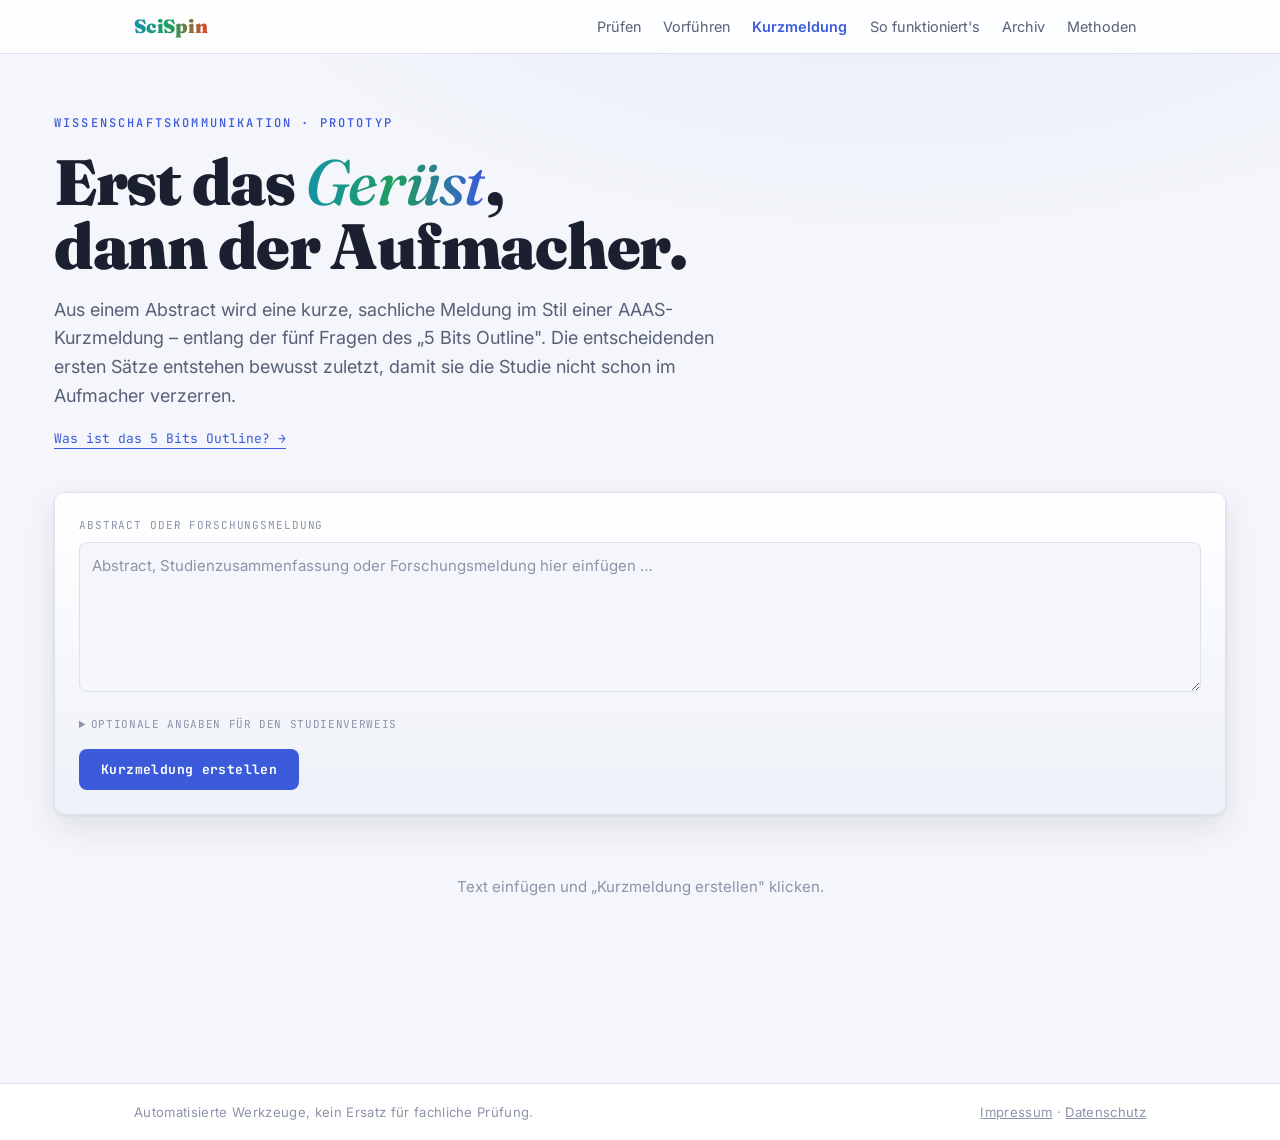
<file: brief/index.html>
<!DOCTYPE html>
<html lang="de">
<head>
  <meta charset="utf-8">
  <meta name="viewport" content="width=device-width, initial-scale=1">
  <title>Kurzmeldung – AAAS-Stil nach dem 5 Bits Outline</title>
  <link rel="stylesheet" href="../assets/scispin.css">
  <link rel="stylesheet" href="style.css">
</head>
<body>
  <div class="tip" id="tip"></div>

  <header class="hero">
    <div class="wrap">
      <p class="eyebrow">Wissenschaftskommunikation · Prototyp</p>
      <h1>Erst das <span class="turn">Gerüst</span>,<br>dann der Aufmacher.</h1>
      <p class="lede">
        Aus einem Abstract wird eine kurze, sachliche Meldung im Stil einer
        AAAS-Kurzmeldung – entlang der fünf Fragen des „5 Bits Outline". Die
        entscheidenden ersten Sätze entstehen bewusst zuletzt, damit sie die
        Studie nicht schon im Aufmacher verzerren.
      </p>
      <a class="more-link" href="ueber.php">Was ist das 5 Bits Outline? →</a>
    </div>
  </header>

  <main class="wrap">
    <section class="input-zone">
      <label class="field-label" for="eingabe">Abstract oder Forschungsmeldung</label>
      <textarea id="eingabe" placeholder="Abstract, Studienzusammenfassung oder Forschungsmeldung hier einfügen …"></textarea>

      <details class="meta-details">
        <summary>Optionale Angaben für den Studienverweis</summary>
        <div class="meta-grid">
          <div>
            <label class="field-label" for="m-titel">Titel</label>
            <input type="text" id="m-titel" placeholder="Studientitel">
          </div>
          <div>
            <label class="field-label" for="m-journal">Journal</label>
            <input type="text" id="m-journal" placeholder="z. B. Acta Sociologica">
          </div>
          <div>
            <label class="field-label" for="m-doi">DOI</label>
            <input type="text" id="m-doi" placeholder="10.xxxx/…">
          </div>
        </div>
      </details>

      <div style="margin-top:16px">
        <button class="btn" id="start">Kurzmeldung erstellen</button>
      </div>
    </section>

    <section class="output" id="output">
      <p class="placeholder">Text einfügen und „Kurzmeldung erstellen" klicken.</p>
    </section>
  </main>

  <script src="app.js"></script>
  <script>window.SCISPIN = { root: '../', active: 'brief' };</script>
  <script src="../assets/chrome.js"></script>
</body>
</html>
</file>
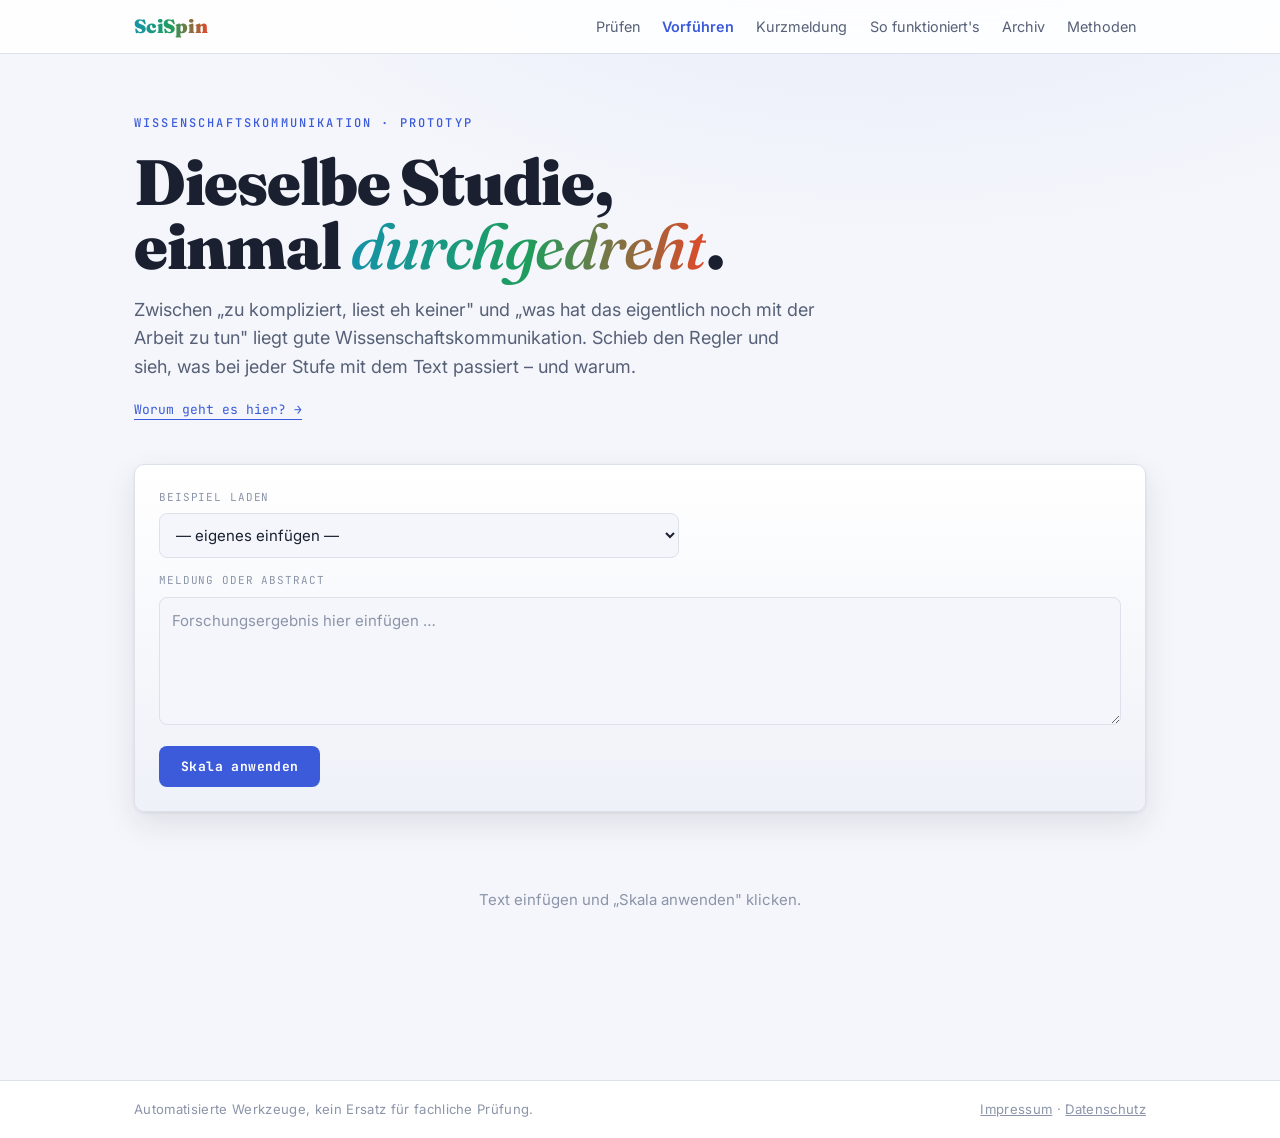
<file: spin/index.html>
<!DOCTYPE html>
<html lang="de">
<head>
  <meta charset="utf-8">
  <meta name="viewport" content="width=device-width, initial-scale=1">
  <title>SciSpin-O-Mat – Wie Framing Wissenschaft verzerrt</title>
  <link rel="stylesheet" href="../assets/scispin.css">
  <link rel="stylesheet" href="style.css">
</head>
<body>
  <div class="tip" id="tip"></div>

  <header class="hero">
    <div class="wrap">
      <p class="eyebrow">Wissenschaftskommunikation · Prototyp</p>
      <h1>Dieselbe Studie,<br>einmal <span class="turn">durchgedreht</span>.</h1>
      <p class="lede">
        Zwischen „zu kompliziert, liest eh keiner" und „was hat das eigentlich noch mit der
        Arbeit zu tun" liegt gute Wissenschaftskommunikation. Schieb den Regler und sieh,
        was bei jeder Stufe mit dem Text passiert – und warum.
      </p>
      <a class="more-link" href="ueber.php">Worum geht es hier? →</a>
    </div>
  </header>

  <main class="wrap">
    <section class="input-zone">
      <div class="controls">
        <div>
          <label class="field-label" for="beispiel">Beispiel laden</label>
          <select id="beispiel"><option value="">— eigenes einfügen —</option></select>
        </div>
      </div>
      <label class="field-label" for="eingabe">Meldung oder Abstract</label>
      <textarea id="eingabe" placeholder="Forschungsergebnis hier einfügen …"></textarea>
      <div style="margin-top:14px">
        <button class="btn" id="start">Skala anwenden</button>
      </div>
    </section>

    <section class="slider-wrap" id="slider-wrap" hidden>
      <div class="slider-head">
        <span class="slider-cap cold">← zu komplex</span>
        <span class="slider-cap">Verständlichkeits-Regler</span>
        <span class="slider-cap hot">zu reißerisch →</span>
      </div>
      <div class="rail">
        <div class="rail-track"></div>
        <div class="rail-goal"></div>
        <input type="range" id="slider" min="-3" max="3" step="1" value="0" aria-label="Verständlichkeitsstufe">
      </div>
      <div class="rail-labels" id="rail-labels">
        <span data-stufe="-3">−3</span>
        <span data-stufe="-2">−2</span>
        <span data-stufe="-1">−1</span>
        <span data-stufe="0">0</span>
        <span data-stufe="1">+1</span>
        <span data-stufe="2">+2</span>
        <span data-stufe="3">+3</span>
      </div>
    </section>

    <section class="output" id="output">
      <p class="placeholder">Text einfügen und „Skala anwenden" klicken.</p>
    </section>
  </main>

  <script src="beispiele.js"></script>
  <script src="app.js"></script>
  <script>window.SCISPIN = { root: '../', active: 'spin' };</script>
  <script src="../assets/chrome.js"></script>
</body>
</html>
</file>
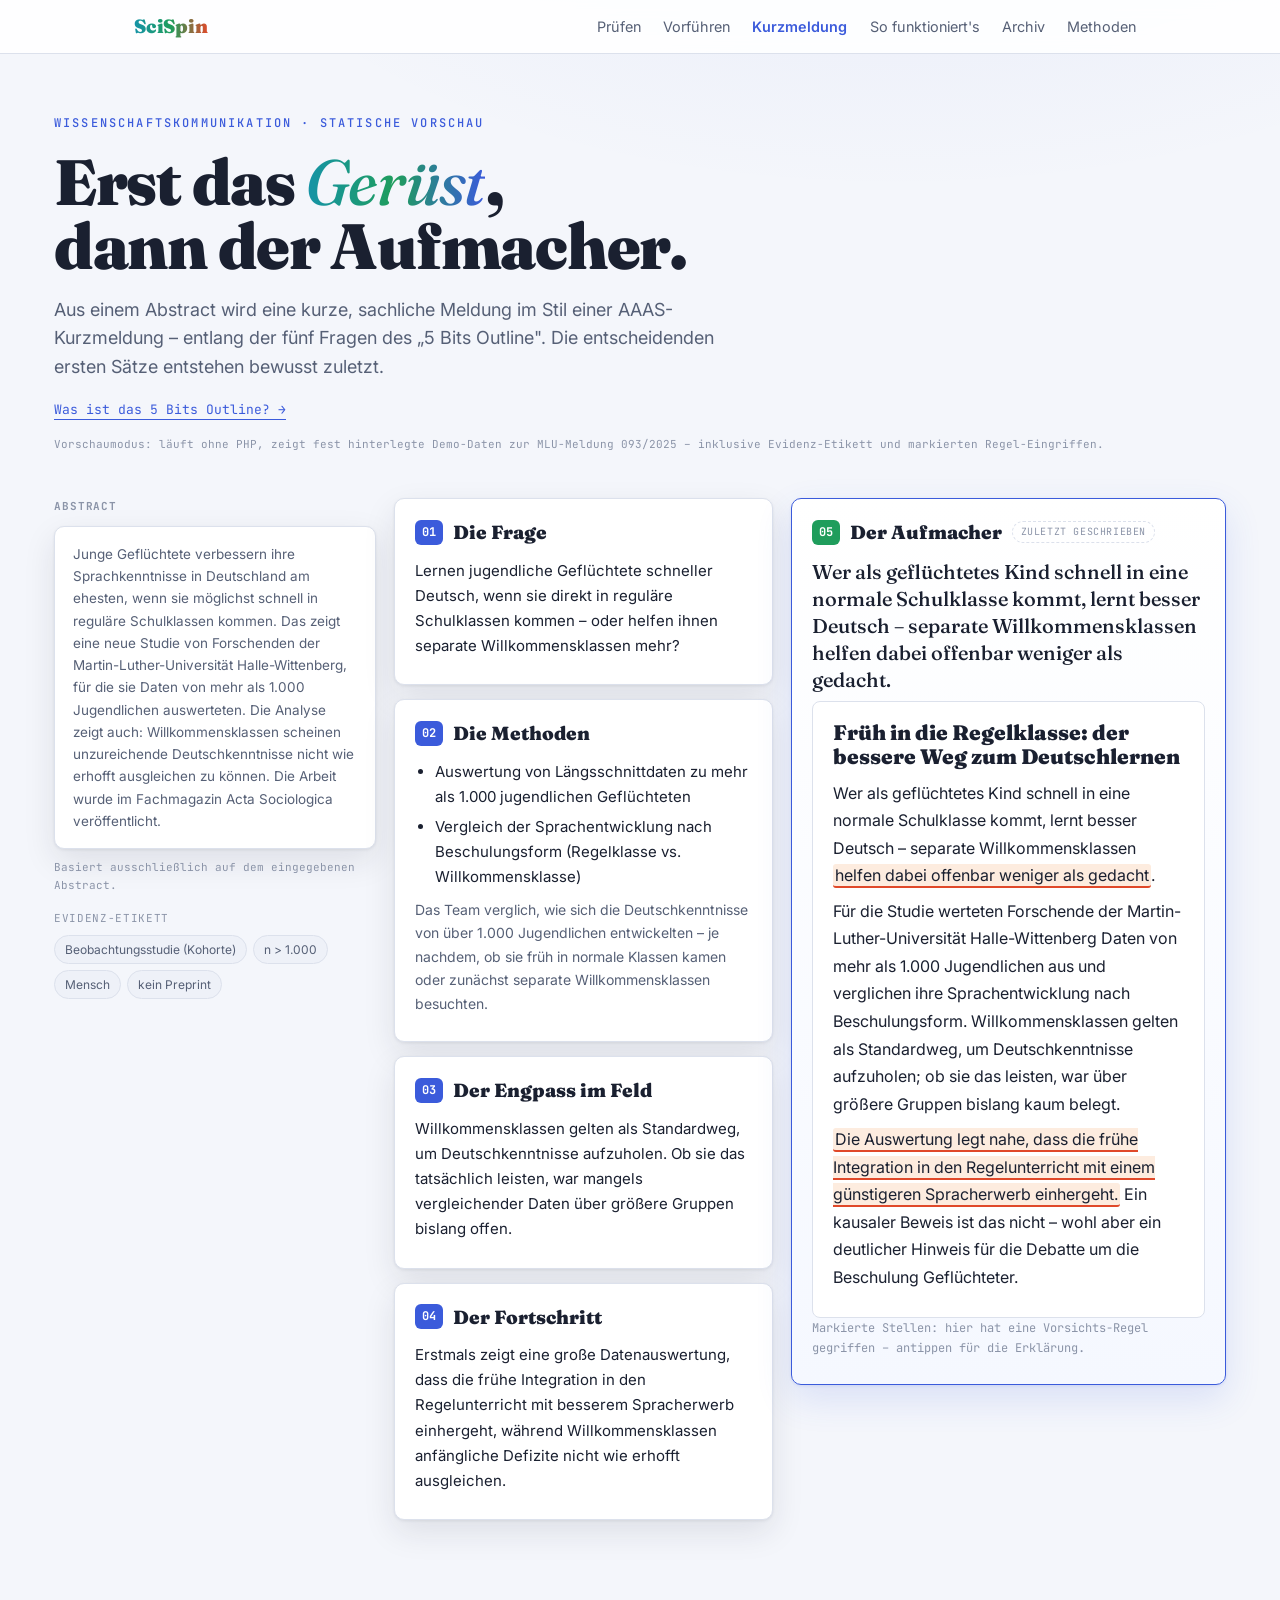
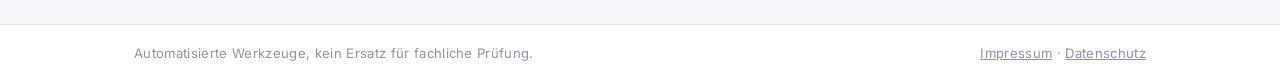
<file: brief/preview.html>
<!DOCTYPE html>
<html lang="de">
<head>
  <meta charset="utf-8">
  <meta name="viewport" content="width=device-width, initial-scale=1">
  <title>Kurzmeldung – Vorschau (ohne Server)</title>
  <link rel="stylesheet" href="../assets/scispin.css">
  <link rel="stylesheet" href="style.css">
</head>
<body>
  <div class="tip" id="tip"></div>
  <header class="hero">
    <div class="wrap">
      <p class="eyebrow">Wissenschaftskommunikation · Statische Vorschau</p>
      <h1>Erst das <span class="turn">Gerüst</span>,<br>dann der Aufmacher.</h1>
      <p class="lede">Aus einem Abstract wird eine kurze, sachliche Meldung im Stil einer AAAS-Kurzmeldung – entlang der fünf Fragen des „5 Bits Outline". Die entscheidenden ersten Sätze entstehen bewusst zuletzt.</p>
      <a class="more-link" href="ueber.php">Was ist das 5 Bits Outline? →</a>
      <p style="font-family:'JetBrains Mono',monospace;font-size:11px;color:var(--ink-dim);margin-top:14px">Vorschaumodus: läuft ohne PHP, zeigt fest hinterlegte Demo-Daten zur MLU-Meldung 093/2025 – inklusive Evidenz-Etikett und markierten Regel-Eingriffen.</p>
    </div>
  </header>
  <main class="wrap">
    <section class="output" id="output"></section>
  </main>

  <script src="demo_payload.js"></script>
  <script>
  const output = document.querySelector("#output");
  const tip = document.querySelector("#tip");
  const BITS = [
    { key:"frage", num:"01", titel:"Die Frage" },
    { key:"methoden", num:"02", titel:"Die Methoden" },
    { key:"engpass", num:"03", titel:"Der Engpass im Feld" },
    { key:"fortschritt", num:"04", titel:"Der Fortschritt" },
  ];
  function esc(s){return String(s).replace(/[&<>"']/g,c=>({"&":"&amp;","<":"&lt;",">":"&gt;",'"':"&quot;","'":"&#39;"}[c]));}
  function escRe(s){return String(s).replace(/[.*+?^${}()|[\]\\]/g,"\\$&");}

  function evidenzChips(e){
    if(!e) return "";
    const preprintLabel = e.preprint==="ja" ? "Preprint" : e.preprint==="nein" ? "kein Preprint" : "Preprint: "+e.preprint;
    const items=[e.studientyp,e.stichprobengroesse,e.population,preprintLabel];
    return `<div class="evidenz-etikett"><span class="evidenz-label">Evidenz-Etikett</span>
      <div class="evidenz-chips">${items.map(i=>`<span class="chip">${esc(i)}</span>`).join("")}</div></div>`;
  }
  function hypeWarnung(w){
    if(!w) return "";
    return `<div class="hype-warnung">⚠ Schon das Original-Abstract wirbt: ${esc(w)}</div>`;
  }
  function geruestKarten(b){
    return BITS.map(x=>{
      let body;
      if(x.key==="methoden"){
        body = `<ul class="bit-list">${(b.methoden||[]).map(m=>`<li>${esc(m)}</li>`).join("")}</ul><p class="bit-recap">${esc(b.methoden_recap||"")}</p>`;
      } else { body = `<p>${esc(b[x.key]||"—")}</p>`; }
      return `<article class="bit-card"><header class="bit-head"><span class="bit-num">${x.num}</span><span class="bit-titel">${esc(x.titel)}</span></header><div class="bit-body">${body}</div></article>`;
    }).join("");
  }
  function markiereRegeln(text, hinweise){
    const treffer=[];
    for(const h of hinweise){
      if(!h.text) continue;
      let idx=text.indexOf(h.text), len=h.text.length;
      if(idx===-1){
        const pat=h.text.trim().split(/\s+/).map(escRe).join("\\s+");
        try{ const m=new RegExp(pat).exec(text); if(m){idx=m.index; len=m[0].length;} }catch(_){ }
      }
      if(idx!==-1) treffer.push({start:idx,end:idx+len,regel:h.regel||"",hinweis:h.hinweis||""});
    }
    treffer.sort((a,b)=>a.start-b.start||b.end-a.end);
    const sauber=[]; let lastEnd=-1;
    for(const t of treffer){ if(t.start>=lastEnd){ sauber.push(t); lastEnd=t.end; } }
    if(!sauber.length) return esc(text);
    let out=""; let pos=0;
    for(const t of sauber){
      out+=esc(text.slice(pos,t.start));
      out+=`<mark class="regel-mark" data-tip="${esc(t.hinweis)}" data-type="${esc(t.regel)}">${esc(text.slice(t.start,t.end))}</mark>`;
      pos=t.end;
    }
    out+=esc(text.slice(pos));
    return out;
  }
  function bindTips(){
    document.querySelectorAll("[data-tip]").forEach(el=>{
      el.tabIndex=0;
      el.addEventListener("mouseenter",e=>show(e,el));
      el.addEventListener("mousemove",pos);
      el.addEventListener("mouseleave",hide);
      el.addEventListener("focus",e=>show(e,el));
      el.addEventListener("blur",hide);
    });
  }
  function show(e,el){tip.innerHTML=(el.dataset.type?`<span class="tip-type">${esc(el.dataset.type)}</span>`:"")+esc(el.dataset.tip);tip.classList.add("show");pos(e);}
  function pos(e){tip.style.left=Math.min((e.clientX||0)+14,innerWidth-320)+"px";tip.style.top=((e.clientY||0)+14)+"px";}
  function hide(){tip.classList.remove("show");}

  function render(){
    const b = window.SCISPIN_BRIEF_DEMO.phase1, p = window.SCISPIN_BRIEF_DEMO.phase2;
    const abstractDemo = "Junge Geflüchtete verbessern ihre Sprachkenntnisse in Deutschland am ehesten, wenn sie möglichst schnell in reguläre Schulklassen kommen. Das zeigt eine neue Studie von Forschenden der Martin-Luther-Universität Halle-Wittenberg, für die sie Daten von mehr als 1.000 Jugendlichen auswerteten. Die Analyse zeigt auch: Willkommensklassen scheinen unzureichende Deutschkenntnisse nicht wie erhofft ausgleichen zu können. Die Arbeit wurde im Fachmagazin Acta Sociologica veröffentlicht.";
    const absaetze = String(p.kurzmeldung||"").split(/\n{2,}/).map(s=>s.trim()).filter(Boolean).map(s=>`<p>${markiereRegeln(s,p.regel_hinweise||[])}</p>`).join("");
    output.innerHTML = `
      <div class="dreispalten">
        <section class="spalte spalte-abstract">
          <h3 class="spalte-titel">Abstract</h3>
          <div class="abstract-text">${esc(abstractDemo)}</div>
          <p class="disclaimer">Basiert ausschließlich auf dem eingegebenen Abstract.</p>
          ${evidenzChips(b.evidenz)}${hypeWarnung(b.abstract_hype_warnung)}
        </section>
        <section class="spalte spalte-geruest">${geruestKarten(b)}</section>
        <section class="spalte spalte-meldung">
          <article class="bit-card bit5">
            <header class="bit-head"><span class="bit-num">05</span><span class="bit-titel">Der Aufmacher</span><span class="bit-flag">zuletzt geschrieben</span></header>
            <div class="bit-body">
              <p class="lede-satz">${esc(p.lede)}</p>
              <div class="kurzmeldung"><h3 class="km-head">${esc(p.headline)}</h3>${absaetze}</div>
              ${(p.regel_hinweise||[]).length?`<p class="regel-legende">Markierte Stellen: hier hat eine Vorsichts-Regel gegriffen – antippen für die Erklärung.</p>`:""}
            </div>
          </article>
        </section>
      </div>`;
    bindTips();
  }
  render();
  </script>
  <script>window.SCISPIN = { root: '../', active: 'brief' };</script>
  <script src="../assets/chrome.js"></script>
</body>
</html>
</file>
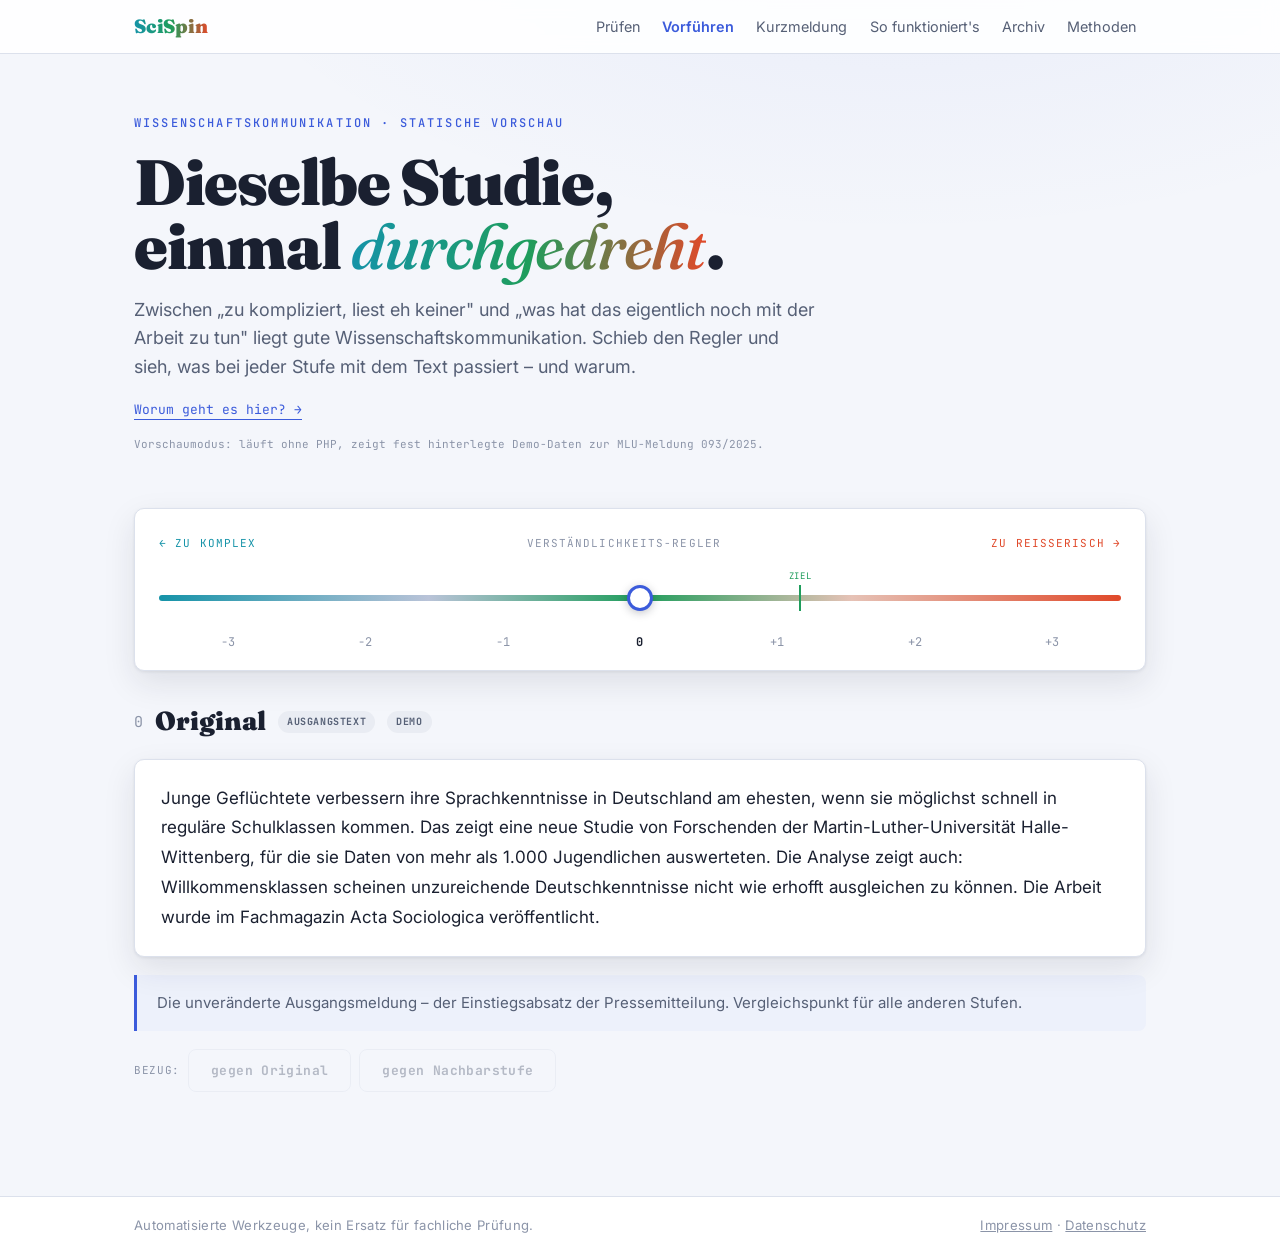
<file: spin/preview.html>
<!DOCTYPE html>
<html lang="de">
<head>
  <meta charset="utf-8">
  <meta name="viewport" content="width=device-width, initial-scale=1">
  <title>SciSpin-O-Mat – Vorschau (ohne Server)</title>
  <link rel="stylesheet" href="../assets/scispin.css">
  <link rel="stylesheet" href="style.css">
</head>
<body>
  <div class="tip" id="tip"></div>
  <header class="hero">
    <div class="wrap">
      <p class="eyebrow">Wissenschaftskommunikation · Statische Vorschau</p>
      <h1>Dieselbe Studie,<br>einmal <span class="turn">durchgedreht</span>.</h1>
      <p class="lede">Zwischen „zu kompliziert, liest eh keiner" und „was hat das eigentlich noch mit der Arbeit zu tun" liegt gute Wissenschaftskommunikation. Schieb den Regler und sieh, was bei jeder Stufe mit dem Text passiert – und warum.</p>
      <a class="more-link" href="ueber.php">Worum geht es hier? →</a>
      <p style="font-family:'JetBrains Mono',monospace;font-size:11px;color:var(--ink-dim);margin-top:14px">Vorschaumodus: läuft ohne PHP, zeigt fest hinterlegte Demo-Daten zur MLU-Meldung 093/2025.</p>
    </div>
  </header>
  <main class="wrap">
    <section class="slider-wrap" id="slider-wrap">
      <div class="slider-head">
        <span class="slider-cap cold">← zu komplex</span>
        <span class="slider-cap">Verständlichkeits-Regler</span>
        <span class="slider-cap hot">zu reißerisch →</span>
      </div>
      <div class="rail">
        <div class="rail-track"></div>
        <div class="rail-goal"></div>
        <input type="range" id="slider" min="-3" max="3" step="1" value="0" aria-label="Verständlichkeitsstufe">
      </div>
      <div class="rail-labels" id="rail-labels">
        <span data-stufe="-3">−3</span><span data-stufe="-2">−2</span><span data-stufe="-1">−1</span><span data-stufe="0">0</span><span data-stufe="1">+1</span><span data-stufe="2">+2</span><span data-stufe="3">+3</span>
      </div>
    </section>
    <section class="output" id="output"></section>
  </main>
  <script src="demo_payload.js"></script>
  <script>
  const STUFEN={'3':{name:"Was hat das noch mit der Arbeit zu tun?",badge:"hot",btext:"Entgleist"},'2':{name:"Zugespitzt",badge:"hot",btext:"Grenzwertig"},'1':{name:"Griffig gemacht",badge:"good",btext:"Das Ziel"},'0':{name:"Original",badge:"neutral",btext:"Ausgangstext"},'-1':{name:"Solide, aber spröde",badge:"neutral",btext:"Trocken"},'-2':{name:"Fachsprachlich",badge:"cold",btext:"Akademisch"},'-3':{name:"Liest eh keiner",badge:"cold",btext:"Unlesbar"}};
  const $=s=>document.querySelector(s), slider=$("#slider"), railLabels=$("#rail-labels"), output=$("#output"), tip=$("#tip");
  slider.addEventListener("input",()=>{markLabel(+slider.value);render(+slider.value);});
  function markLabel(n){railLabels.querySelectorAll("span").forEach(s=>s.classList.toggle("on",+s.dataset.stufe===n));}
  function render(n){
    const d=window.SCISPIN_DEMO[String(n)], meta=STUFEN[String(n)];
    const dels=(d.aenderungen||[]).filter(a=>a.typ==='gestrichen');
    output.innerHTML=`<div class="out-head"><span class="out-num">${n>0?'+'+n:n}</span><span class="out-stufe">${esc(meta.name)}</span><span class="badge ${meta.badge}">${esc(meta.btext)}</span><span class="badge neutral">Demo</span></div>
      <div class="text-card">${mark(d.text,d.aenderungen||[])}</div>
      ${dels.length?`<div class="text-card del-card"><span class="del-title">Gestrichen gegenüber Original</span>${dels.map(a=>`<p><del class="change" data-tip="${esc(a.erklaerung)}" data-type="${esc(a.fehlertyp||'')}">${esc(a.original)}</del></p>`).join('')}</div>`:''}
      ${d.kommentar?`<div class="kommentar">${esc(d.kommentar)}</div>`:''}
      <div class="ref-toggle">Bezug: <button class="btn ghost" disabled>gegen Original</button><button class="btn ghost" disabled>gegen Nachbarstufe</button></div>`;
    bindTips();
  }
  function mark(text,a){let o=esc(text);a.filter(x=>x.typ==='eingefuegt'||x.typ==='veraendert').forEach(x=>{if(!x.neu)return;const n=esc(x.neu);o=o.replace(n,`<mark class="change" data-tip="${esc(x.erklaerung)}" data-type="${esc(x.fehlertyp||'')}">${n}</mark>`);});return o;}
  function bindTips(){document.querySelectorAll("[data-tip]").forEach(el=>{el.tabIndex=0;el.addEventListener("mouseenter",e=>show(e,el));el.addEventListener("mousemove",pos);el.addEventListener("mouseleave",hide);el.addEventListener("focus",e=>show(e,el));el.addEventListener("blur",hide);});}
  function show(e,el){tip.innerHTML=(el.dataset.type?`<span class="tip-type">${esc(el.dataset.type)}</span>`:"")+esc(el.dataset.tip);tip.classList.add("show");pos(e);}
  function pos(e){tip.style.left=Math.min((e.clientX||0)+14,innerWidth-320)+"px";tip.style.top=((e.clientY||0)+14)+"px";}
  function hide(){tip.classList.remove("show");}
  function esc(s){return String(s).replace(/[&<>"']/g,c=>({"&":"&amp;","<":"&lt;",">":"&gt;",'"':"&quot;","'":"&#39;"}[c]));}
  markLabel(0); render(0);
  </script>
  <script>window.SCISPIN = { root: '../', active: 'spin' };</script>
  <script src="../assets/chrome.js"></script>
</body>
</html>
</file>
<file: assets/scispin.css>
/* SciSpin – geteilte Designsprache für beide Modi (check/ + spin/).
   Marken-Schriftzug + gemeinsame Kopfleiste/Footer, damit die Tools als
   EIN Produkt erscheinen. Tool-spezifische Styles bleiben in ihren Dateien. */

@import url('https://fonts.googleapis.com/css2?family=Fraunces:ital,opsz,wght@0,9..144,500;0,9..144,900;1,9..144,500&family=Inter:wght@400;500;600;700&family=JetBrains+Mono:wght@500;700&display=swap');

:root{
  /* Markenverlauf: die Kernidee (zu komplex -> gut -> zu reißerisch) */
  --sci-cold:#1593a8;
  --sci-good:#1f9d5c;
  --sci-hot:#e0492a;
  --sci-accent:#3b5bdb;

  --sci-ink:#1a2030;
  --sci-muted:#566076;
  --sci-dim:#8b94a8;
  --sci-line:#dce1ec;
  --sci-bg:#f4f6fb;
  --sci-card:#ffffff;

  --sci-font:'Inter',system-ui,-apple-system,"Segoe UI",sans-serif;
  --sci-display:'Fraunces',Georgia,serif;
  --sci-mono:'JetBrains Mono',ui-monospace,monospace;
}

/* ---------- Kopfleiste (per assets/chrome.js eingefügt) ---------- */
.sci-nav{
  position:sticky; top:0; z-index:50; padding:0;
  background:rgba(255,255,255,.88); backdrop-filter:blur(8px);
  border-bottom:1px solid var(--sci-line);
}
.sci-nav .in{
  max-width:1060px; margin:0 auto; padding:.6rem 24px;
  display:flex; align-items:center; justify-content:space-between; gap:1rem;
}
.sci-brand{
  font-family:var(--sci-display); font-weight:900; font-size:1.2rem;
  letter-spacing:-.01em; text-decoration:none; white-space:nowrap;
  background:linear-gradient(90deg,var(--sci-cold),var(--sci-good) 50%,var(--sci-hot));
  -webkit-background-clip:text; background-clip:text; color:transparent;
}
.sci-links{ display:flex; gap:.2rem; flex-wrap:wrap; align-items:center;
  font-family:var(--sci-font); }
.sci-links a{
  font-size:.9rem; color:var(--sci-muted); text-decoration:none;
  padding:.35rem .6rem; border-radius:8px; transition:background .12s,color .12s;
}
.sci-links a:hover{ color:var(--sci-ink); background:rgba(59,91,219,.07); }
.sci-links a.on{ color:var(--sci-accent); font-weight:600; }

/* ---------- Footer (per assets/chrome.js eingefügt) ---------- */
.sci-foot{ border-top:1px solid var(--sci-line); background:var(--sci-card); margin-top:2.5rem; padding:0; }
.sci-foot .in{
  max-width:1060px; margin:0 auto; padding:1.1rem 24px;
  display:flex; flex-wrap:wrap; gap:.4rem 1rem; justify-content:space-between;
  font-family:var(--sci-font); font-size:.82rem; color:var(--sci-dim);
}
.sci-foot a{ color:var(--sci-dim); }
.sci-foot a:hover{ color:var(--sci-accent); }

/* ---------- Brücke: Button im Checker-Ergebnis ---------- */
.sci-bridge{
  display:inline-flex; align-items:center; gap:.4rem; margin-top:1.1rem;
  font-family:var(--sci-font); font-size:.92rem; font-weight:600;
  text-decoration:none; color:#fff; padding:.6rem 1rem; border-radius:10px;
  background:linear-gradient(90deg,var(--sci-accent),var(--sci-hot));
  transition:filter .12s;
}
.sci-bridge:hover{ filter:brightness(1.07); }

/* ---------- Brücke: Hinweis im Spin-O-Mat, wenn Text übernommen wurde ---------- */
.sci-seed-note{
  font-family:var(--sci-mono); font-size:11px; letter-spacing:.04em;
  color:var(--sci-good); margin:0 0 8px;
  display:flex; align-items:center; gap:.4rem;
}
.sci-seed-note::before{ content:"↳"; font-weight:700; }
</file>
<file: brief/style.css>
/* Kurzmeldung (5 Bits Outline) – „Redaktionstisch".
   Dreispaltige Ausgabe: Abstract -> 5-Bits-Gerüst -> fertige Meldung, alle
   Stufen gleichzeitig sichtbar. Bit 5 (Aufmacher) entsteht bewusst zuletzt.
   Teilt sich Design-Tokens/Typo mit dem SciSpin-O-Mat (spin/style.css). */

@import url('https://fonts.googleapis.com/css2?family=Fraunces:ital,opsz,wght@0,9..144,500;0,9..144,900;1,9..144,500&family=Inter:wght@400;500;600&family=JetBrains+Mono:wght@500;700&display=swap');

:root{
  --bg:#f4f6fb; --bg2:#eef1f8; --panel:#ffffff; --panel2:#f7f9fd;
  --line:#dce1ec; --ink:#1a2030; --ink-soft:#566076; --ink-dim:#8b94a8;
  --cold:#1593a8; --good:#1f9d5c; --hot:#e0492a; --accent:#3b5bdb;
  --mark:#fdecdf; --mark-line:var(--hot);
  --radius:10px; --shadow:0 1px 3px rgba(26,32,48,.08), 0 12px 32px rgba(26,32,48,.10);
}

*{box-sizing:border-box;}
html{scroll-behavior:smooth;}
body{
  margin:0;
  background:radial-gradient(1200px 600px at 70% -10%, rgba(59,91,219,.07), transparent 60%), var(--bg);
  color:var(--ink); font-family:'Inter',system-ui,sans-serif; line-height:1.6;
  -webkit-font-smoothing:antialiased;
}
.wrap{max-width:1220px; margin:0 auto; padding:0 24px;}
a{color:var(--accent);}

/* ---------- Hero ---------- */
header.hero{ padding:60px 0 34px; }
.eyebrow{ font-family:'JetBrains Mono',monospace; font-size:12px; letter-spacing:.18em;
  text-transform:uppercase; color:var(--accent); margin:0 0 16px; font-weight:500; }
h1{ font-family:'Fraunces',serif; font-weight:900; font-size:clamp(36px,6.5vw,64px);
  line-height:1.0; letter-spacing:-.02em; margin:0 0 18px; }
h1 .turn{ font-style:italic; font-weight:500;
  background:linear-gradient(90deg,var(--cold),var(--good) 50%,var(--accent));
  -webkit-background-clip:text; background-clip:text; color:transparent; }
.lede{ font-size:18px; color:var(--ink-soft); max-width:64ch; margin:0 0 14px; }
.more-link{ font-family:'JetBrains Mono',monospace; font-size:13px; text-decoration:none;
  border-bottom:1px solid currentColor; padding-bottom:1px; }
.more-link:hover{ color:var(--ink); }

/* ---------- Eingabe ---------- */
.input-zone{ background:linear-gradient(180deg,var(--panel),var(--bg2));
  border:1px solid var(--line); border-radius:var(--radius);
  padding:24px; margin:8px 0 28px; box-shadow:var(--shadow); }
.field-label{ font-family:'JetBrains Mono',monospace; font-size:11px; letter-spacing:.08em;
  text-transform:uppercase; color:var(--ink-dim); display:block; margin-bottom:7px; }
textarea,input[type=text]{ font-family:inherit; font-size:15px; color:var(--ink);
  background:var(--bg); border:1px solid var(--line); border-radius:8px; padding:11px 12px; width:100%; }
textarea{ min-height:150px; resize:vertical; line-height:1.55; }
textarea::placeholder,input::placeholder{ color:var(--ink-dim); }
textarea:focus,input:focus{ outline:2px solid var(--accent); outline-offset:1px; border-color:var(--accent); }

.meta-details{ margin-top:16px; }
.meta-details summary{ font-family:'JetBrains Mono',monospace; font-size:11px; letter-spacing:.06em;
  text-transform:uppercase; color:var(--ink-dim); cursor:pointer; }
.meta-grid{ display:grid; grid-template-columns:1fr 1fr 1fr; gap:12px; margin-top:12px; }

.btn{ font-family:'JetBrains Mono',monospace; font-size:13px; font-weight:700; letter-spacing:.03em;
  background:var(--accent); color:#fff; border:none; border-radius:8px; padding:12px 22px;
  cursor:pointer; transition:transform .08s, filter .15s; }
.btn:hover{ filter:brightness(1.08); }
.btn:active{ transform:translateY(1px); }
.btn:disabled{ opacity:.4; cursor:not-allowed; }
.btn.ghost{ background:transparent; color:var(--ink-soft); border:1px solid var(--line); }
.btn.ghost:hover:not(:disabled){ border-color:var(--accent); color:var(--ink); }

.sci-seed-note{ font-size:13px; color:var(--good); margin:0 0 8px;
  font-family:'JetBrains Mono',monospace; }

/* ---------- Ausgabe: dreispaltig ---------- */
.output{ min-height:200px; padding-bottom:64px; }
.dreispalten{ display:grid; grid-template-columns:0.85fr 1fr 1.15fr; gap:18px; align-items:start; }
.spalte{ min-width:0; }
.spalte-titel{ font-family:'JetBrains Mono',monospace; font-size:11px; letter-spacing:.08em;
  text-transform:uppercase; color:var(--ink-dim); margin:0 0 10px; }

/* Spalte 1: Abstract */
.abstract-text{ background:var(--panel); border:1px solid var(--line); border-radius:var(--radius);
  padding:16px 18px; font-size:13.5px; line-height:1.65; color:var(--ink-soft); white-space:pre-wrap;
  max-height:420px; overflow-y:auto; box-shadow:var(--shadow); }
.disclaimer{ font-family:'JetBrains Mono',monospace; font-size:11px; color:var(--ink-dim); margin:10px 0 0; }
.evidenz-etikett{ margin-top:16px; }
.evidenz-label{ display:block; font-family:'JetBrains Mono',monospace; font-size:11px; letter-spacing:.06em;
  text-transform:uppercase; color:var(--ink-dim); margin-bottom:7px; }
.evidenz-chips{ display:flex; flex-wrap:wrap; gap:6px; }
.chip{ font-size:12px; background:var(--bg2); border:1px solid var(--line); border-radius:20px;
  padding:4px 10px; color:var(--ink-soft); white-space:nowrap; }
.hype-warnung{ margin-top:14px; padding:10px 14px; background:rgba(224,73,42,.08);
  border:1px solid rgba(224,73,42,.3); border-radius:8px; font-size:13px; color:var(--hot); }

/* Spalte 2+3: Bit-Karten */
.spalte-geruest .bit-card{ margin-bottom:14px; }
.spalte-geruest .bit-card:last-child{ margin-bottom:0; }

.bit-card{ background:var(--panel); border:1px solid var(--line); border-radius:var(--radius);
  padding:18px 20px; box-shadow:var(--shadow); }
.bit-head{ display:flex; align-items:center; gap:10px; margin-bottom:10px; flex-wrap:wrap; }
.bit-num{ font-family:'JetBrains Mono',monospace; font-size:12px; font-weight:700; color:#fff;
  background:var(--accent); border-radius:6px; padding:3px 7px; }
.bit-titel{ font-family:'Fraunces',serif; font-size:19px; font-weight:900; }
.bit-flag{ font-family:'JetBrains Mono',monospace; font-size:10px; letter-spacing:.06em;
  text-transform:uppercase; color:var(--ink-dim); border:1px dashed var(--line); border-radius:20px; padding:2px 8px; }
.bit-body{ font-size:15px; line-height:1.68; color:var(--ink); }
.bit-body p{ margin:0 0 8px; }
.bit-list{ margin:0 0 8px; padding-left:20px; }
.bit-list li{ margin:0 0 5px; }
.bit-recap{ color:var(--ink-soft); font-size:14px; }

/* Bit 5 – der Aufmacher, hervorgehoben */
.bit5{ border-color:var(--accent); box-shadow:0 1px 3px rgba(59,91,219,.12), 0 14px 36px rgba(59,91,219,.14);
  background:linear-gradient(180deg,var(--panel),#f5f8ff); }
.bit5 .bit-num{ background:var(--good); }

.lede-satz{ font-family:'Fraunces',serif; font-size:20px; line-height:1.35; font-weight:500;
  color:var(--ink); margin:4px 0 16px; }
.kurzmeldung{ background:var(--panel); border:1px solid var(--line); border-radius:8px;
  padding:18px 20px; font-size:16px; line-height:1.72; }
.km-head{ font-family:'Fraunces',serif; font-size:21px; font-weight:900; line-height:1.15; margin:0 0 12px; }
.km-beleg{ font-size:13px; color:var(--ink-soft); border-top:1px solid var(--line); padding-top:12px; margin-top:14px; }
.km-actions{ margin-top:16px; display:flex; gap:10px; flex-wrap:wrap; }

.regel-mark{ background:var(--mark); color:var(--ink); border-bottom:2px solid var(--mark-line);
  padding:1px 2px; border-radius:3px; cursor:help; }
.regel-legende{ margin-top:10px; font-size:12px; color:var(--ink-dim); font-family:'JetBrains Mono',monospace; }

.bit-card.reject{ border-color:var(--hot); }

.placeholder{ color:var(--ink-dim); font-size:15px; padding:32px 0; text-align:center; }
.placeholder.err{ color:var(--hot); }
.spinner{ display:inline-block; width:14px; height:14px; border:2px solid var(--line);
  border-top-color:var(--accent); border-radius:50%; animation:spin .7s linear infinite; vertical-align:-2px; margin-right:8px; }
@keyframes spin{ to{ transform:rotate(360deg); } }

/* Tooltip (Regel-Markierungen) */
.tip{ position:fixed; z-index:60; max-width:300px; background:#1a2030; color:#fff;
  border:1px solid #2c3447; padding:11px 13px; border-radius:8px; font-size:13px; line-height:1.45;
  box-shadow:0 12px 32px rgba(26,32,48,.28); pointer-events:none; opacity:0; transition:opacity .12s; }
.tip.show{ opacity:1; }
.tip .tip-type{ display:block; font-family:'JetBrains Mono',monospace; font-weight:700; color:#ff8a6b;
  margin-bottom:4px; font-size:10px; text-transform:uppercase; letter-spacing:.06em; }

footer{ border-top:1px solid var(--line); padding:26px 0 52px; font-family:'JetBrains Mono',monospace;
  font-size:11px; color:var(--ink-dim); letter-spacing:.03em; }

@media (max-width:960px){
  .dreispalten{ grid-template-columns:1fr; }
  .abstract-text{ max-height:260px; }
}
@media (max-width:640px){
  .meta-grid{ grid-template-columns:1fr; }
  .bit-titel{ font-size:18px; }
}
@media (prefers-reduced-motion:reduce){ *{ animation:none!important; transition:none!important; } }
</file>
<file: spin/style.css>
/* SciSpin-O-Mat – "Laborinstrument"
   Dunkler technischer Grund, die Skala als beschriftete Reglerbahn.
   Enden = Fehlerzonen (Cyan "zu komplex", Koralle "zu reißerisch"),
   Mitte = das gute Ziel (Grün). Signature: der horizontale Slider.
   Typo: Fraunces (Display) + JetBrains Mono (Skala/Werte) + Inter (Body). */

@import url('https://fonts.googleapis.com/css2?family=Fraunces:ital,opsz,wght@0,9..144,500;0,9..144,900;1,9..144,500&family=Inter:wght@400;500;600&family=JetBrains+Mono:wght@500;700&display=swap');

:root{
  --bg:#f4f6fb;
  --bg2:#eef1f8;
  --panel:#ffffff;
  --panel2:#f7f9fd;
  --line:#dce1ec;
  --ink:#1a2030;
  --ink-soft:#566076;
  --ink-dim:#8b94a8;

  --cold:#1593a8;     /* zu komplex (satter für Hell) */
  --good:#1f9d5c;     /* das Ziel */
  --hot:#e0492a;      /* zu reißerisch */
  --accent:#3b5bdb;   /* sachlich/aktiv */

  --mark:#fdecdf;     /* eingefügt/verändert hintergrund */
  --mark-line:var(--hot);
  --del:#9aa0b0;

  --radius:10px;
  --shadow:0 1px 3px rgba(26,32,48,.08), 0 12px 32px rgba(26,32,48,.10);
}

*{box-sizing:border-box;}
html{scroll-behavior:smooth;}
body{
  margin:0; background:
    radial-gradient(1200px 600px at 70% -10%, rgba(59,91,219,.07), transparent 60%),
    var(--bg);
  color:var(--ink);
  font-family:'Inter',system-ui,sans-serif; line-height:1.6;
  -webkit-font-smoothing:antialiased;
}
.wrap{max-width:1060px; margin:0 auto; padding:0 24px;}
a{color:var(--accent);}

/* ---------- Hero ---------- */
header.hero{ padding:60px 0 34px; }
.eyebrow{
  font-family:'JetBrains Mono',monospace; font-size:12px; letter-spacing:.18em;
  text-transform:uppercase; color:var(--accent); margin:0 0 16px; font-weight:500;
}
h1{
  font-family:'Fraunces',serif; font-weight:900; font-size:clamp(36px,6.5vw,64px);
  line-height:1.0; letter-spacing:-.02em; margin:0 0 18px;
}
h1 .turn{ font-style:italic; font-weight:500;
  background:linear-gradient(90deg,var(--cold),var(--good) 50%,var(--hot));
  -webkit-background-clip:text; background-clip:text; color:transparent; }
.lede{ font-size:18px; color:var(--ink-soft); max-width:62ch; margin:0 0 14px; }
.more-link{ font-family:'JetBrains Mono',monospace; font-size:13px; text-decoration:none;
  border-bottom:1px solid currentColor; padding-bottom:1px; }
.more-link:hover{ color:var(--ink); }

/* ---------- Eingabe ---------- */
.input-zone{
  background:linear-gradient(180deg,var(--panel),var(--bg2));
  border:1px solid var(--line); border-radius:var(--radius);
  padding:24px; margin:8px 0 28px; box-shadow:var(--shadow);
}
.field-label{ font-family:'JetBrains Mono',monospace; font-size:11px; letter-spacing:.08em;
  text-transform:uppercase; color:var(--ink-dim); display:block; margin-bottom:7px; }
select,textarea{
  font-family:inherit; font-size:15px; color:var(--ink);
  background:var(--bg); border:1px solid var(--line); border-radius:8px; padding:11px 12px;
}
select{ min-width:280px; }
textarea{ width:100%; min-height:128px; resize:vertical; line-height:1.55; }
textarea::placeholder{ color:var(--ink-dim); }
textarea:focus,select:focus{ outline:2px solid var(--accent); outline-offset:1px; border-color:var(--accent); }
.controls{ display:flex; gap:12px; align-items:flex-end; flex-wrap:wrap; margin-bottom:14px; }

.btn{
  font-family:'JetBrains Mono',monospace; font-size:13px; font-weight:700; letter-spacing:.03em;
  background:var(--accent); color:#fff; border:none; border-radius:8px;
  padding:12px 22px; cursor:pointer; transition:transform .08s, filter .15s;
}
.btn:hover{ filter:brightness(1.08); }
.btn:active{ transform:translateY(1px); }
.btn:disabled{ opacity:.4; cursor:not-allowed; }
.btn.ghost{ background:transparent; color:var(--ink-soft); border:1px solid var(--line); }
.btn.ghost:hover:not(:disabled){ border-color:var(--accent); color:var(--ink); }

/* ---------- SLIDER (Signature) ---------- */
.slider-wrap{ margin:10px 0 30px; padding:26px 24px 18px;
  background:var(--panel); border:1px solid var(--line); border-radius:var(--radius); box-shadow:var(--shadow); }
.slider-head{ display:flex; justify-content:space-between; align-items:baseline; margin-bottom:18px; }
.slider-cap{ font-family:'JetBrains Mono',monospace; font-size:11px; letter-spacing:.1em;
  text-transform:uppercase; color:var(--ink-dim); }
.slider-cap.cold{ color:var(--cold); }
.slider-cap.hot{ color:var(--hot); }

.rail{ position:relative; height:54px; }
/* farbige Bahn */
.rail-track{ position:absolute; top:24px; left:0; right:0; height:6px; border-radius:3px;
  background:linear-gradient(90deg, var(--cold), #b9c3d8 28%, var(--good) 50%, #e6c2b6 72%, var(--hot)); }
/* Mittel-/Zielmarkierung */
.rail-goal{ position:absolute; top:14px; height:26px; width:2px; background:var(--good);
  left:66.67%; transform:translateX(-50%); }
.rail-goal::after{ content:"ZIEL"; position:absolute; top:-16px; left:50%; transform:translateX(-50%);
  font-family:'JetBrains Mono',monospace; font-size:9px; letter-spacing:.1em; color:var(--good); }
/* Ticks */
.rail input[type=range]{ position:absolute; top:14px; left:0; width:100%; margin:0;
  -webkit-appearance:none; appearance:none; background:transparent; height:26px; cursor:pointer; }
.rail input[type=range]::-webkit-slider-thumb{
  -webkit-appearance:none; width:26px; height:26px; border-radius:50%;
  background:#fff; border:3px solid var(--accent); box-shadow:0 2px 8px rgba(26,32,48,.25);
  margin-top:0; cursor:grab; }
.rail input[type=range]::-moz-range-thumb{
  width:26px; height:26px; border-radius:50%; background:#fff;
  border:3px solid var(--accent); box-shadow:0 2px 8px rgba(26,32,48,.25); cursor:grab; }
.rail input[type=range]:focus-visible::-webkit-slider-thumb{ outline:2px solid var(--accent); outline-offset:3px; }
/* Stufen-Beschriftung unter der Bahn */
.rail-labels{ display:flex; justify-content:space-between; margin-top:8px;
  font-family:'JetBrains Mono',monospace; font-size:12px; color:var(--ink-dim); }
.rail-labels span{ width:14.28%; text-align:center; transition:color .15s; }
.rail-labels span.on{ color:var(--ink); font-weight:700; }
/* Ladezustand der Einzelstufen-Calls: noch ladende Stufe pulsiert, fertige sind
   kräftiger als ungeladene. */
.rail-labels span.bereit{ color:var(--ink-soft); }
.rail-labels span.laedt{ color:var(--accent); animation:stufepuls 1s ease-in-out infinite; }
@keyframes stufepuls{ 0%,100%{ opacity:.4; } 50%{ opacity:1; } }

/* ---------- Ausgabe ---------- */
.output{ min-height:200px; padding-bottom:64px; }
.out-head{ display:flex; align-items:center; gap:12px; margin-bottom:16px; flex-wrap:wrap; }
.out-stufe{ font-family:'Fraunces',serif; font-size:26px; font-weight:900; }
.out-num{ font-family:'JetBrains Mono',monospace; font-size:15px; color:var(--ink-dim); }
.badge{ font-family:'JetBrains Mono',monospace; font-size:10px; font-weight:700; letter-spacing:.06em;
  text-transform:uppercase; padding:3px 9px; border-radius:20px; }
.badge.cold{ color:var(--cold); background:rgba(63,199,214,.12); }
.badge.hot{ color:var(--hot); background:rgba(255,107,74,.12); }
.badge.good{ color:var(--good); background:rgba(84,217,140,.14); }
.badge.neutral{ color:var(--ink-soft); background:rgba(154,163,183,.12); }

.text-card{ background:var(--panel); border:1px solid var(--line); border-radius:var(--radius);
  padding:24px 26px; font-size:17px; line-height:1.75; box-shadow:var(--shadow); }
.text-card.del-card{ background:var(--bg2); margin-top:12px; }
.del-card .del-title{ font-family:'JetBrains Mono',monospace; font-size:11px; letter-spacing:.06em;
  text-transform:uppercase; color:var(--hot); display:block; margin-bottom:6px; }
.del-card p{ margin:6px 0 0; }

mark.change{ background:var(--mark); color:var(--ink); border-bottom:2px solid var(--mark-line);
  padding:1px 2px; border-radius:3px; cursor:help; }
del.change{ color:var(--del); text-decoration:line-through; text-decoration-color:var(--hot);
  background:rgba(224,73,42,.07); padding:1px 2px; border-radius:3px; cursor:help; }

.kommentar{ margin-top:18px; padding:16px 20px; border-left:3px solid var(--accent);
  background:rgba(124,156,255,.06); border-radius:0 8px 8px 0; font-size:15px; color:var(--ink-soft); }
.kommentar strong{ color:var(--ink); }

.ref-toggle{ margin-top:18px; display:flex; gap:8px; align-items:center;
  font-family:'JetBrains Mono',monospace; font-size:11px; color:var(--ink-dim); text-transform:uppercase; letter-spacing:.06em; }

.placeholder{ color:var(--ink-dim); font-size:15px; padding:48px 0; text-align:center; }
.spinner{ display:inline-block; width:14px; height:14px; border:2px solid var(--line);
  border-top-color:var(--accent); border-radius:50%; animation:spin .7s linear infinite; vertical-align:-2px; margin-right:8px; }
@keyframes spin{ to{ transform:rotate(360deg); } }

/* Tooltip */
.tip{ position:fixed; z-index:60; max-width:300px; background:#1a2030; color:#fff;
  border:1px solid #2c3447; padding:11px 13px; border-radius:8px; font-size:13px; line-height:1.45;
  box-shadow:0 12px 32px rgba(26,32,48,.28); pointer-events:none; opacity:0; transition:opacity .12s; }
.tip.show{ opacity:1; }
.tip .tip-type{ display:block; font-family:'JetBrains Mono',monospace; font-weight:700; color:#ff8a6b;
  margin-bottom:4px; font-size:10px; text-transform:uppercase; letter-spacing:.06em; }

footer{ border-top:1px solid var(--line); padding:26px 0 52px; font-family:'JetBrains Mono',monospace;
  font-size:11px; color:var(--ink-dim); letter-spacing:.03em; }

@media (max-width:560px){ .rail-labels{ font-size:10px; } .out-stufe{ font-size:22px; } }
@media (prefers-reduced-motion:reduce){ *{ animation:none!important; transition:none!important; } }
</file>
